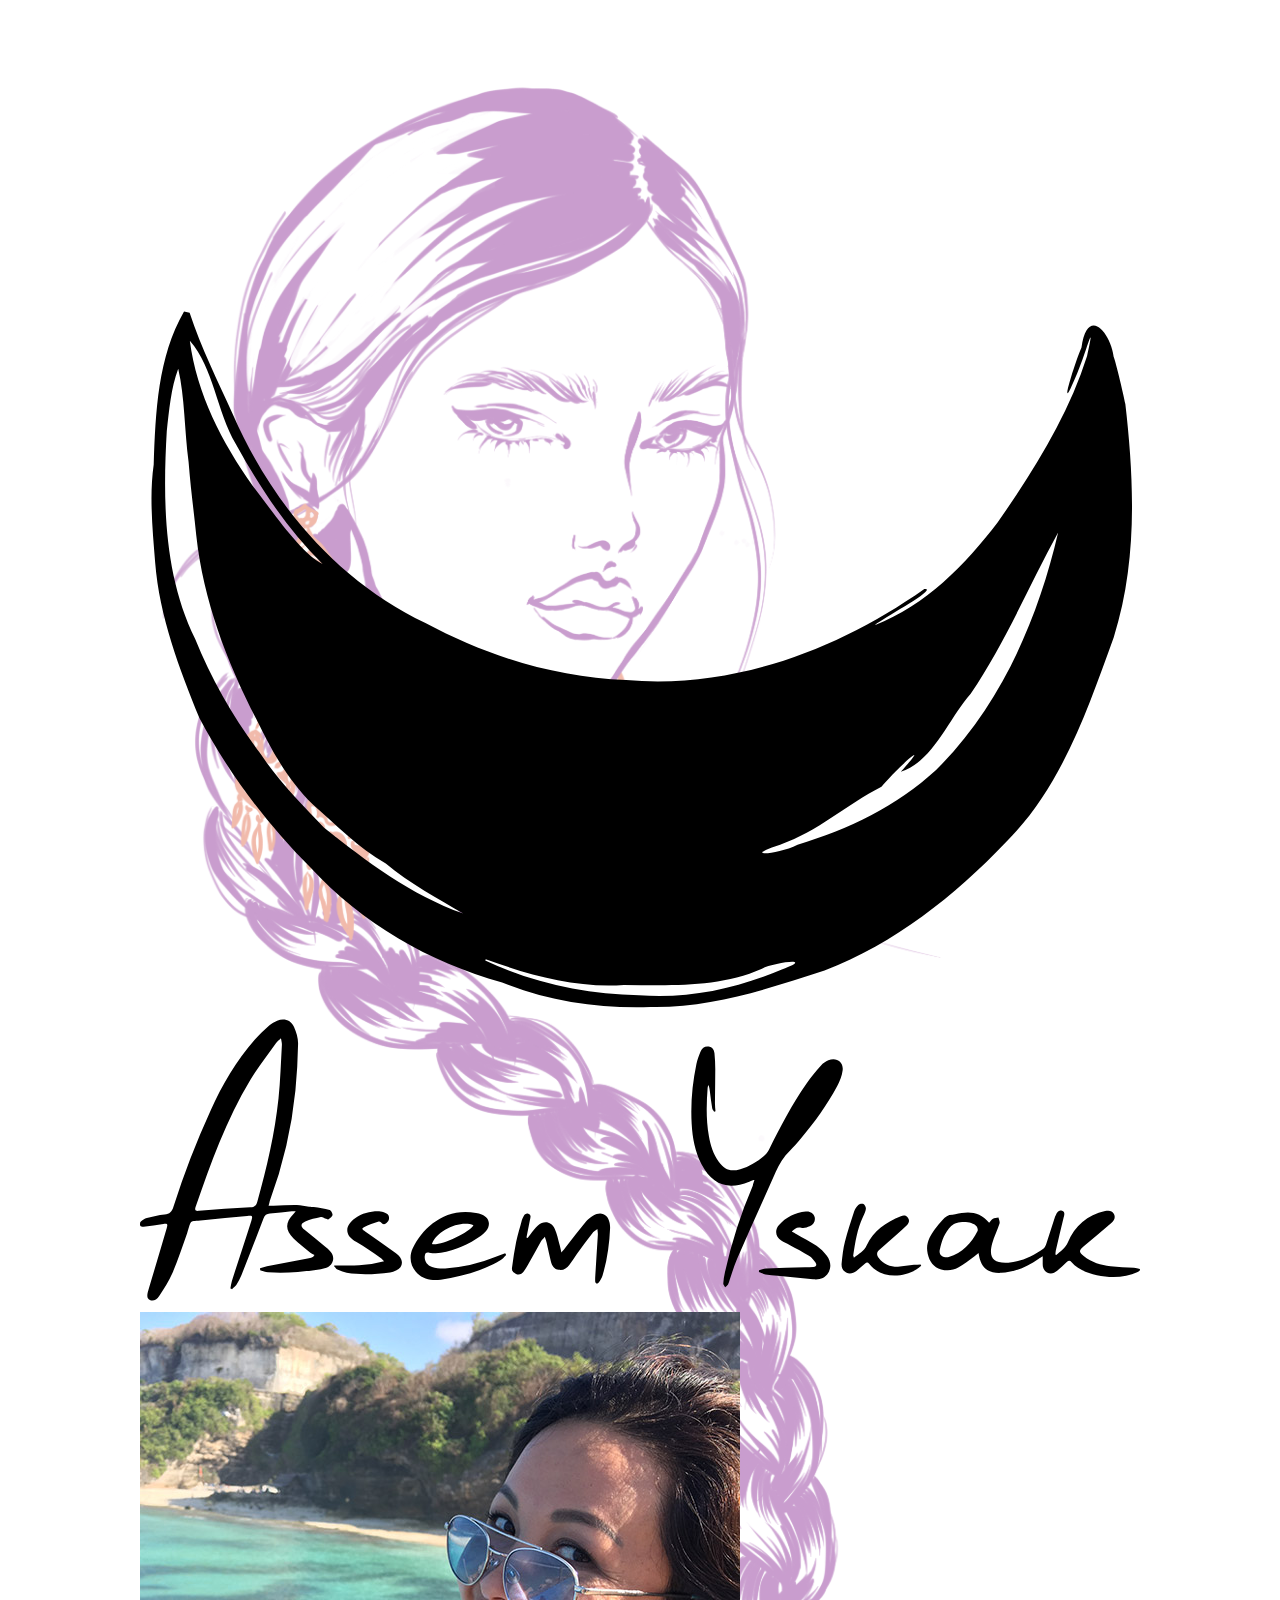
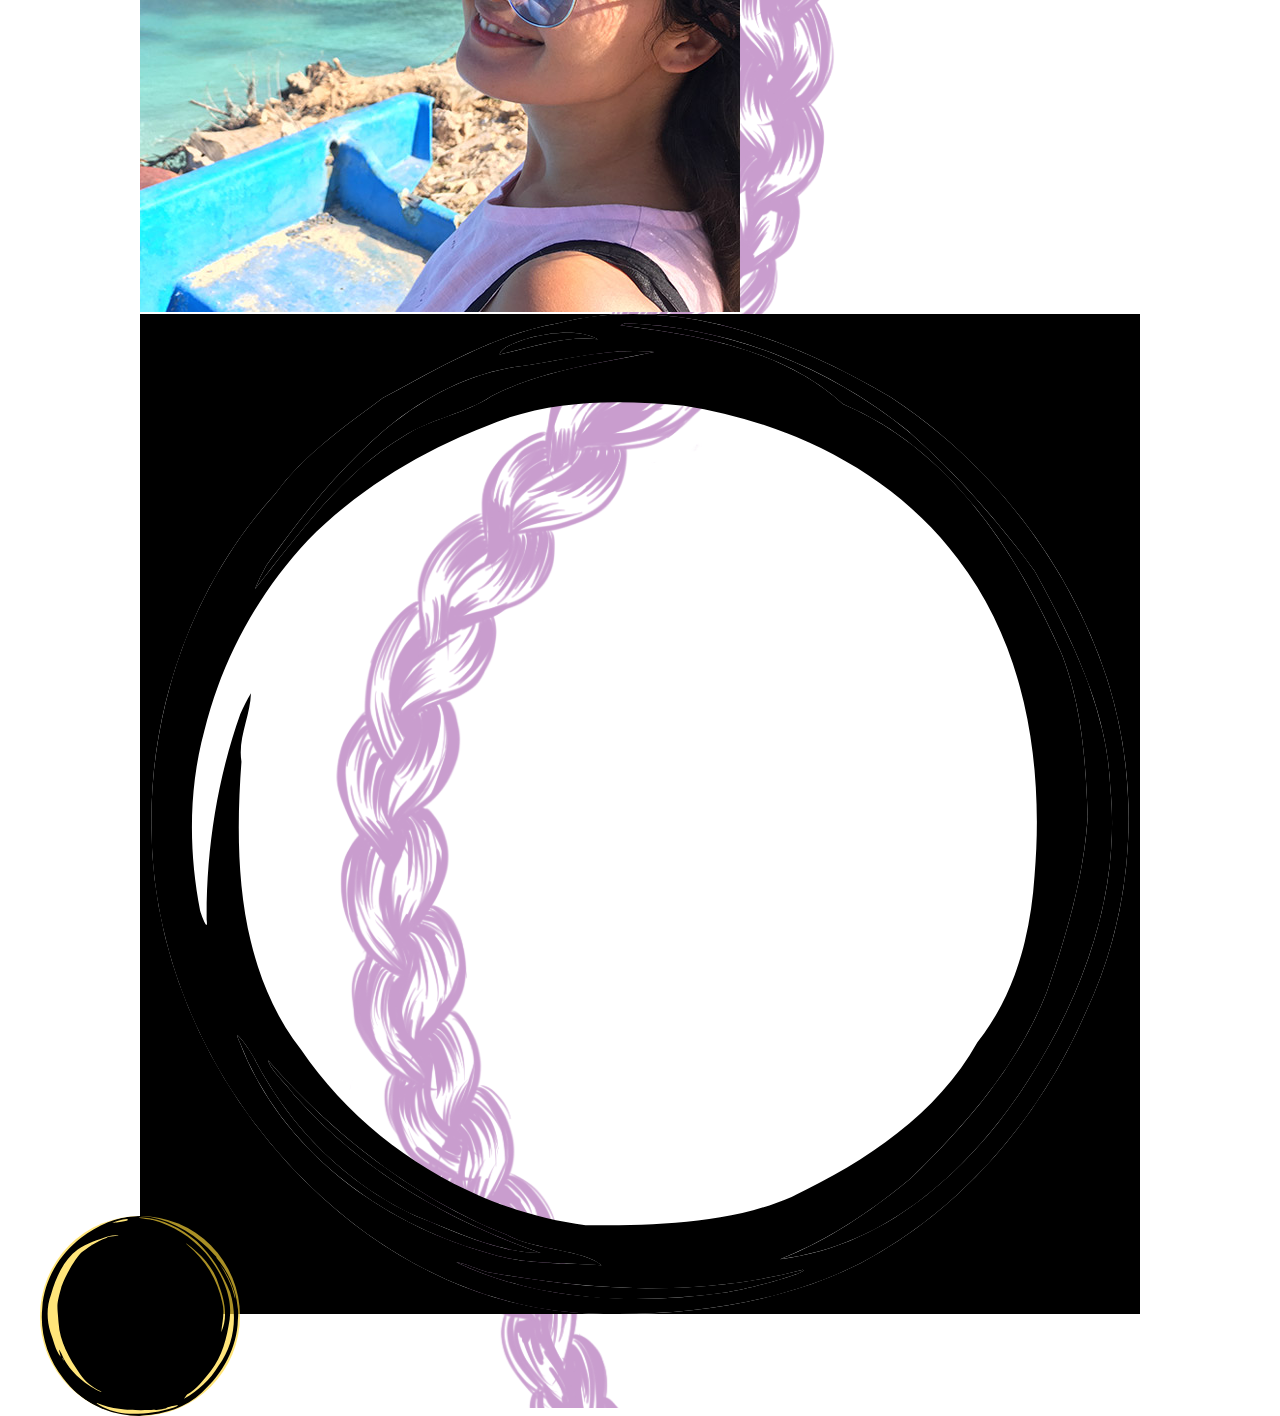
<file: index.html>
<!doctype html>
<html lang="en">
  <head>
    <meta charset="UTF-8">
    <meta http-equiv="X-UA-Compatible" content="ie=edge" />
    <meta name="apple-mobile-web-app-status-bar-style" content="black-translucent">
    <meta name="mobile-web-app-capable" content="yes">
    <meta name="viewport"
      content="width=device-width, user-scalable=no, initial-scale=1.0, minimum-scale=1.0, maximum-scale=1.0, viewport-fit=cover">
    <title>Assem Yskak</title>
    <link rel="stylesheet" href="main.css" />
    <link rel="icon" type="image/svg+xml" href="./ico/favicon.svg">
    <link rel="apple-touch-icon" sizes="180x180" href="./ico/apple-touch-icon.png">
    <link rel="icon" type="image/png" sizes="32x32" href="./ico/favicon-32x32.png">
    <link rel="icon" type="image/png" sizes="16x16" href="./ico/favicon-16x16.png">
    <link rel="manifest" href="./site.webmanifest">
    <link rel="mask-icon" href="./ico/safari-pinned-tab.svg" color="#efda63">
    <link rel="shortcut icon" href="./ico/favicon.ico">
    <meta name="apple-mobile-web-app-title" content="Assem">
    <meta name="application-name" content="Assem">
    <meta name="msapplication-TileColor" content="#efda63">
    <meta name="msapplication-config" content="./browserconfig.xml">
    <meta name="theme-color" content="#ffffff">
  </head>
  <body>
    <div id="app">
      <div id="bg"></div>

      <section class="about">
        <div class="name">
          <span class="moon">
            <svg xmlns="http://www.w3.org/2000/svg" viewBox="0 0 100 100">
              <use xlink:href="./img/moon.svg#moon" class="fill" />
            </svg>
          </span>
          <svg xmlns="http://www.w3.org/2000/svg" viewBox="0 0 100 30">
            <use xlink:href="./img/name.svg#name" class="fill" />
          </svg>
        </div>

        <div class="photo">
          <div class="img">
            <img alt="Assem Yskak" src="./img/assem.jpg" width="600" height="600" />
          </div>
          <svg xmlns="http://www.w3.org/2000/svg" viewBox="0 0 100 100">
            <use xlink:href="./img/frame.svg#frame" class="fill" />
            <use xlink:href="./img/frame.svg#background" class="background" />
          </svg>
        </div>
      </section>

      <section class="project" data-project="illustration">
        <a class="moon-full" href="#">
          <svg xmlns="http://www.w3.org/2000/svg" viewBox="0 0 100 100">
            <use xlink:href="./img/moon-full.svg#moon-full" class="fill" />
          </svg>
          <span>illustration</span>
        </a>
        <div class="works">
          <div class="work" data-work="kz">
            <a class="photo" href="#">
              <span class="img">
                <img src="./projects/illustrations/kz-300.png" alt="KZ" width="300" height="300" />
              </span>
              <span class="label">KZIllustration</span>
              <svg class="frame" xmlns="http://www.w3.org/2000/svg" viewBox="0 0 100 100">
                <use xlink:href="./img/frame.svg#frame" class="fill" />
                <use xlink:href="./img/frame.svg#background" class="background" />
              </svg>
            </a>
          </div>
          <div class="work" data-work="names">
            <a class="photo" href="#">
              <span class="img">
                <img src="./projects/illustrations/names-300.png" alt="KZ" width="300" height="300" />
              </span>
              <span class="label">Names</span>
              <svg class="frame" xmlns="http://www.w3.org/2000/svg" viewBox="0 0 100 100">
                <use xlink:href="./img/frame.svg#frame" class="fill" />
                <use xlink:href="./img/frame.svg#background" class="background" />
              </svg>
            </a>
          </div>
          <div class="work" data-work="fashion">
            <a class="photo" href="#">
              <span class="img">
                <img src="./projects/illustrations/fashion-300.png" alt="KZ" width="300" height="300" />
              </span>
              <span class="label">Fashion</span>
              <svg class="frame" xmlns="http://www.w3.org/2000/svg" viewBox="0 0 100 100">
                <use xlink:href="./img/frame.svg#frame" class="fill" />
                <use xlink:href="./img/frame.svg#background" class="background" />
              </svg>
            </a>
          </div>
        </div>
      </section>
    </div>
    <div id="popup">
      <div class="content"></div>
    </div>
    <script src="main.js"></script>
    <script async src="https://www.googletagmanager.com/gtag/js?id=UA-150639557-1"></script>
    <script>
      window.dataLayer = window.dataLayer || [];

      function gtag() {
        dataLayer.push(arguments);
      }

      gtag('js', new Date());
      gtag('config', 'UA-150639557-1');
    </script>
  </body>
</html>
</file>
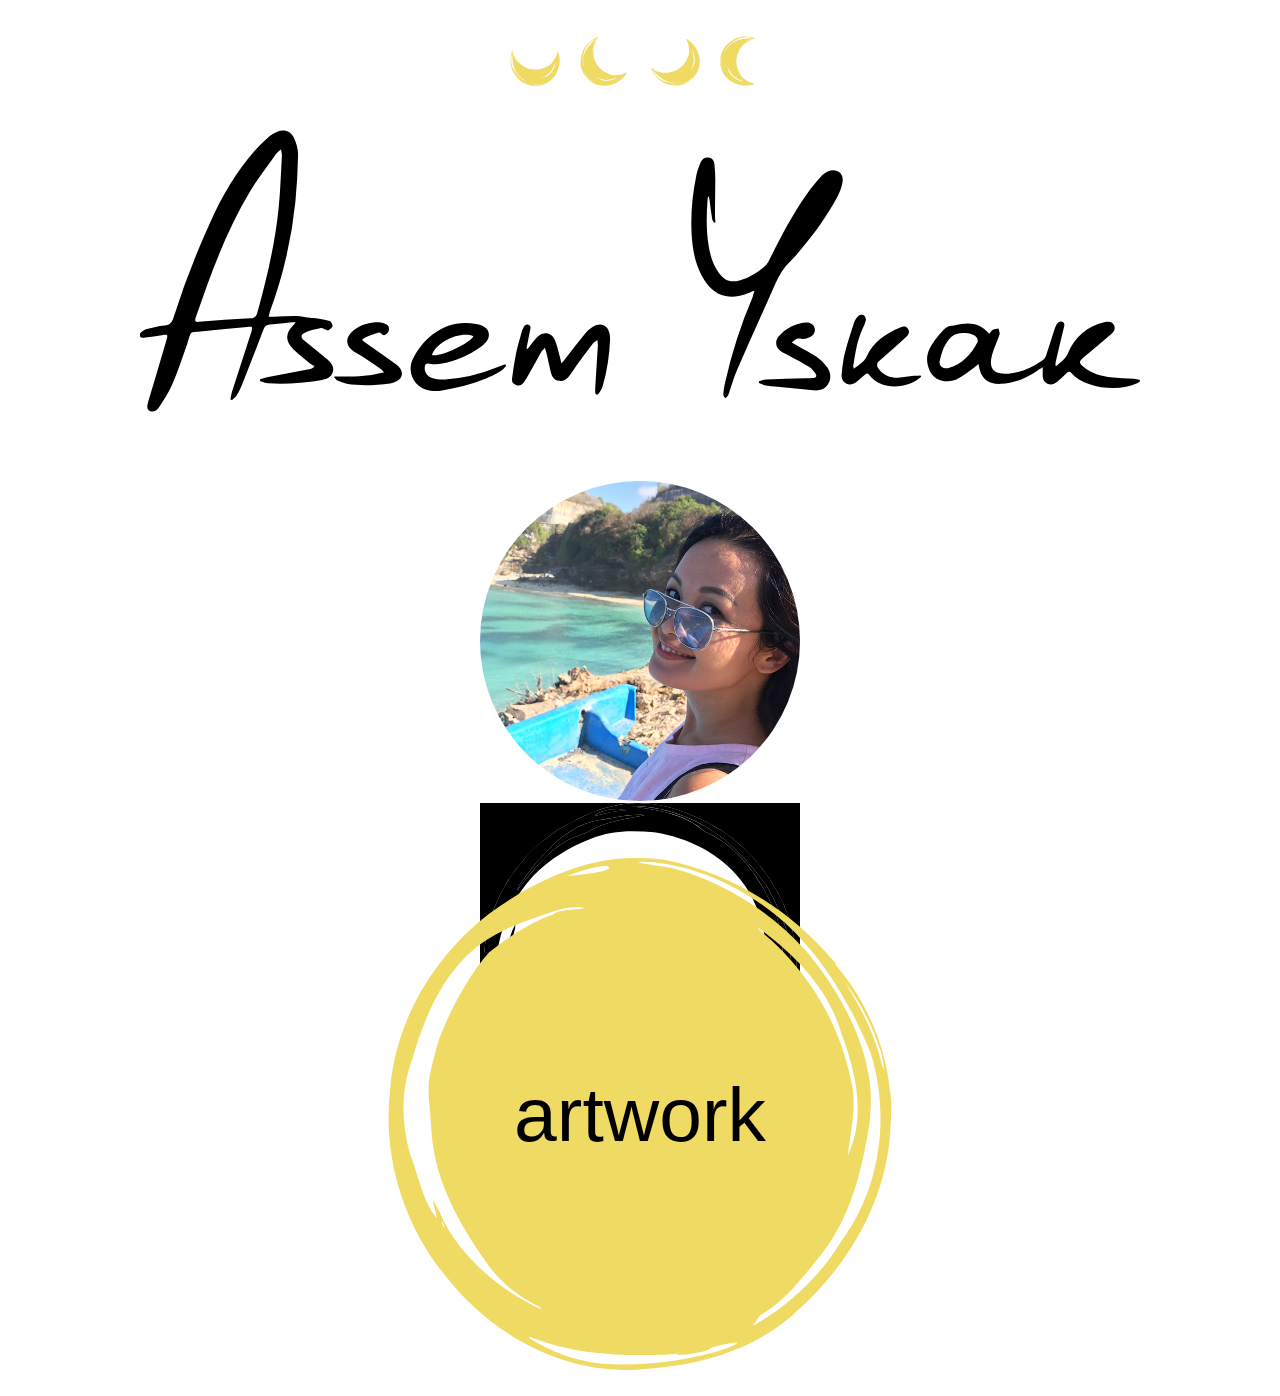
<file: elements/index.html>
<!doctype html>
<html lang="en">
  <head>
    <meta charset="UTF-8">
    <meta http-equiv="X-UA-Compatible" content="ie=edge" />
    <meta name="apple-mobile-web-app-status-bar-style" content="default">
    <meta name="mobile-web-app-capable" content="yes">
    <meta name="viewport"
      content="width=device-width, user-scalable=no, initial-scale=1.0, minimum-scale=1.0, maximum-scale=1.0, viewport-fit=cover">
    <title>Assem Yskak</title>
    <link rel="stylesheet" href="../main.css" />
    <link rel="stylesheet" href="./elements.css" />
    <link rel="icon" type="image/svg+xml" href="../ico/favicon.svg">
    <link rel="apple-touch-icon" sizes="180x180" href="../ico/apple-touch-icon.png">
    <link rel="icon" type="image/png" sizes="32x32" href="../ico/favicon-32x32.png">
    <link rel="icon" type="image/png" sizes="16x16" href="../ico/favicon-16x16.png">
    <link rel="manifest" href="../site.webmanifest">
    <link rel="mask-icon" href="../ico/safari-pinned-tab.svg" color="#efda63">
    <link rel="shortcut icon" href="../ico/favicon.ico">
    <meta name="apple-mobile-web-app-title" content="Assem">
    <meta name="application-name" content="Assem">
    <meta name="msapplication-TileColor" content="#efda63">
    <meta name="msapplication-config" content="./browserconfig.xml">
    <meta name="theme-color" content="#ffffff">
  </head>
  <body>
    <div id="app">
      <div class="moons">
        <a href="#" class="moon">
          <svg xmlns="http://www.w3.org/2000/svg" viewBox="0 0 100 100">
            <use xlink:href="../img/moon.svg#moon" class="fill" />
          </svg>
        </a>

        <a href="#" class="moon moon-50">
          <svg xmlns="http://www.w3.org/2000/svg" viewBox="0 0 100 100">
            <use xlink:href="../img/moon.svg#moon" class="fill" />
          </svg>
        </a>

        <a href="#" class="moon moon-320">
          <svg xmlns="http://www.w3.org/2000/svg" viewBox="0 0 100 100">
            <use xlink:href="../img/moon.svg#moon" class="fill" />
          </svg>
        </a>

        <a href="#" class="moon moon-90">
          <svg xmlns="http://www.w3.org/2000/svg" viewBox="0 0 100 100">
            <use xlink:href="../img/moon.svg#moon" class="fill" />
          </svg>
        </a>
      </div>

      <div class="name">
        <svg xmlns="http://www.w3.org/2000/svg" viewBox="0 0 100 30">
          <use xlink:href="../img/name.svg#name" class="fill" />
        </svg>
      </div>

      <div class="photo">
        <img alt="Assem Yskak" src="../img/assem.jpg" width="600" height="600" />
        <svg xmlns="http://www.w3.org/2000/svg" viewBox="0 0 100 100">
          <use xlink:href="../img/frame.svg#frame" class="fill" />
          <use xlink:href="../img/frame.svg#background" class="background" />
        </svg>
      </div>

      <div class="moon-full">
        <svg xmlns="http://www.w3.org/2000/svg" viewBox="0 0 100 100">
          <use xlink:href="../img/moon-full.svg#moon-full" class="fill" />
        </svg>
        <span>Artwork</span>
      </div>
    </div>

    <script async src="https://www.googletagmanager.com/gtag/js?id=UA-150639557-1"></script>
    <script>
      window.dataLayer = window.dataLayer || [];

      function gtag() {
        dataLayer.push(arguments);
      }

      gtag('js', new Date());
      gtag('config', 'UA-150639557-1');
    </script>
  </body>
</html>
</file>
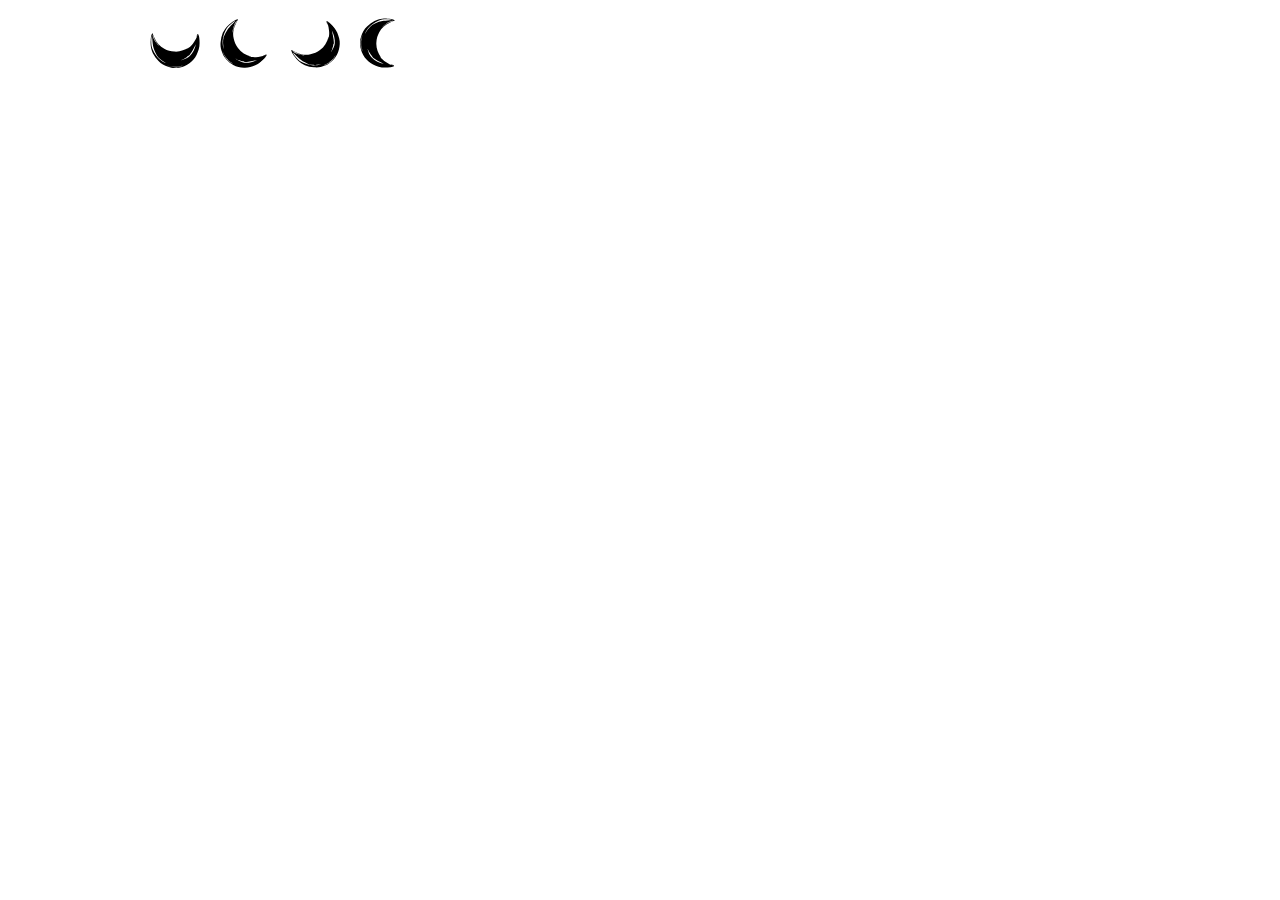
<file: el.html>
<!doctype html>
<html lang="en">
  <head>
    <meta charset="UTF-8">
    <meta name="viewport"
      content="width=device-width, user-scalable=no, initial-scale=1.0, maximum-scale=1.0, minimum-scale=1.0" />
    <meta http-equiv="X-UA-Compatible" content="ie=edge" />
    <title>Assem Yskak</title>
    <link rel="stylesheet" href="main.css" />
    <link rel="stylesheet" href="el.css" />
  </head>
  <body>
    <div id="app">
      <div class="moons">
        <a href="#" class="moon">
          <svg xmlns="http://www.w3.org/2000/svg" viewBox="0 0 100 100">
            <use xlink:href="./img/moon.svg#moon" />
          </svg>
        </a>

        <a href="#" class="moon moon-50">
          <svg xmlns="http://www.w3.org/2000/svg" viewBox="0 0 100 100">
            <use xlink:href="./img/moon.svg#moon" />
          </svg>
        </a>

        <a href="#" class="moon moon-320">
          <svg xmlns="http://www.w3.org/2000/svg" viewBox="0 0 100 100">
            <use xlink:href="./img/moon.svg#moon" />
          </svg>
        </a>

        <a href="#" class="moon moon-90">
          <svg xmlns="http://www.w3.org/2000/svg" viewBox="0 0 100 100">
            <use xlink:href="./img/moon.svg#moon" />
          </svg>
        </a>
      </div>
    </div>
    <script async src="https://www.googletagmanager.com/gtag/js?id=UA-150639557-1"></script>
    <script>
      window.dataLayer = window.dataLayer || [];

      function gtag() {
        dataLayer.push(arguments);
      }

      gtag('js', new Date());
      gtag('config', 'UA-150639557-1');
    </script>
  </body>
</html>
</file>
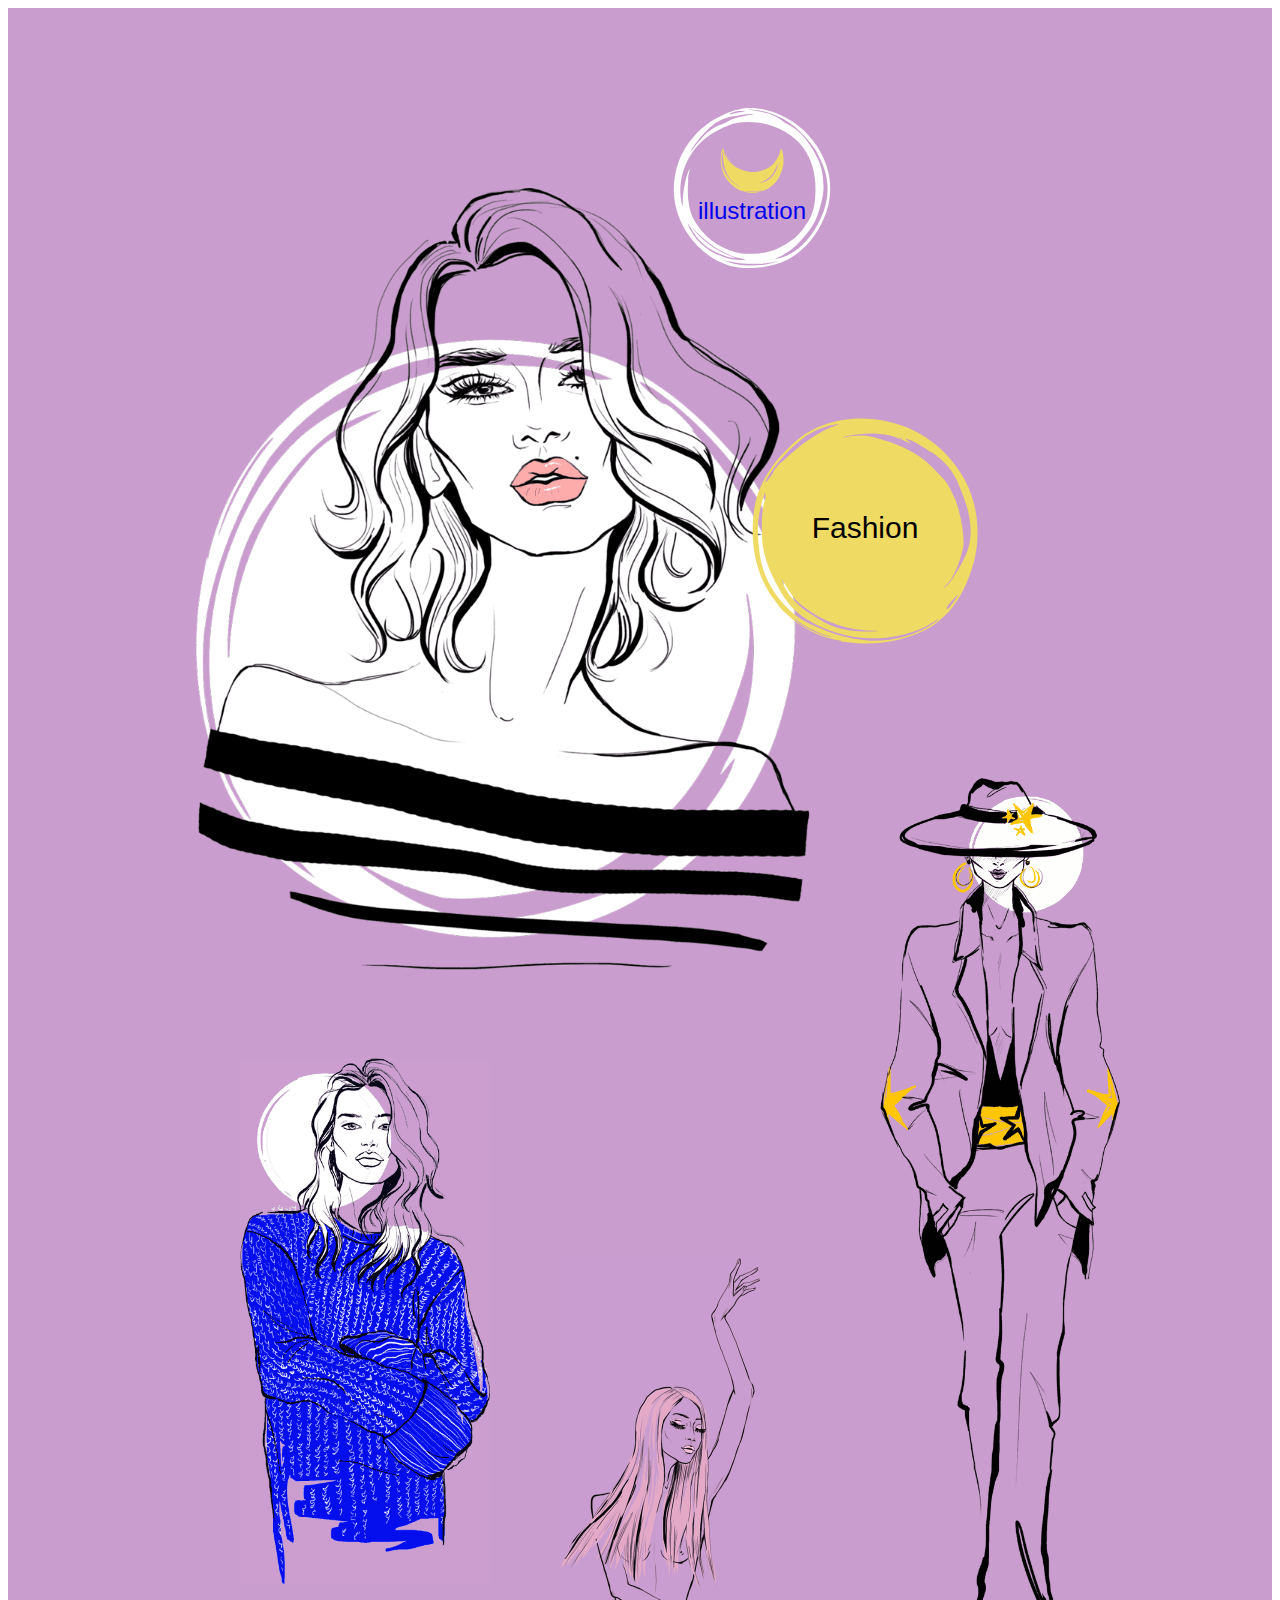
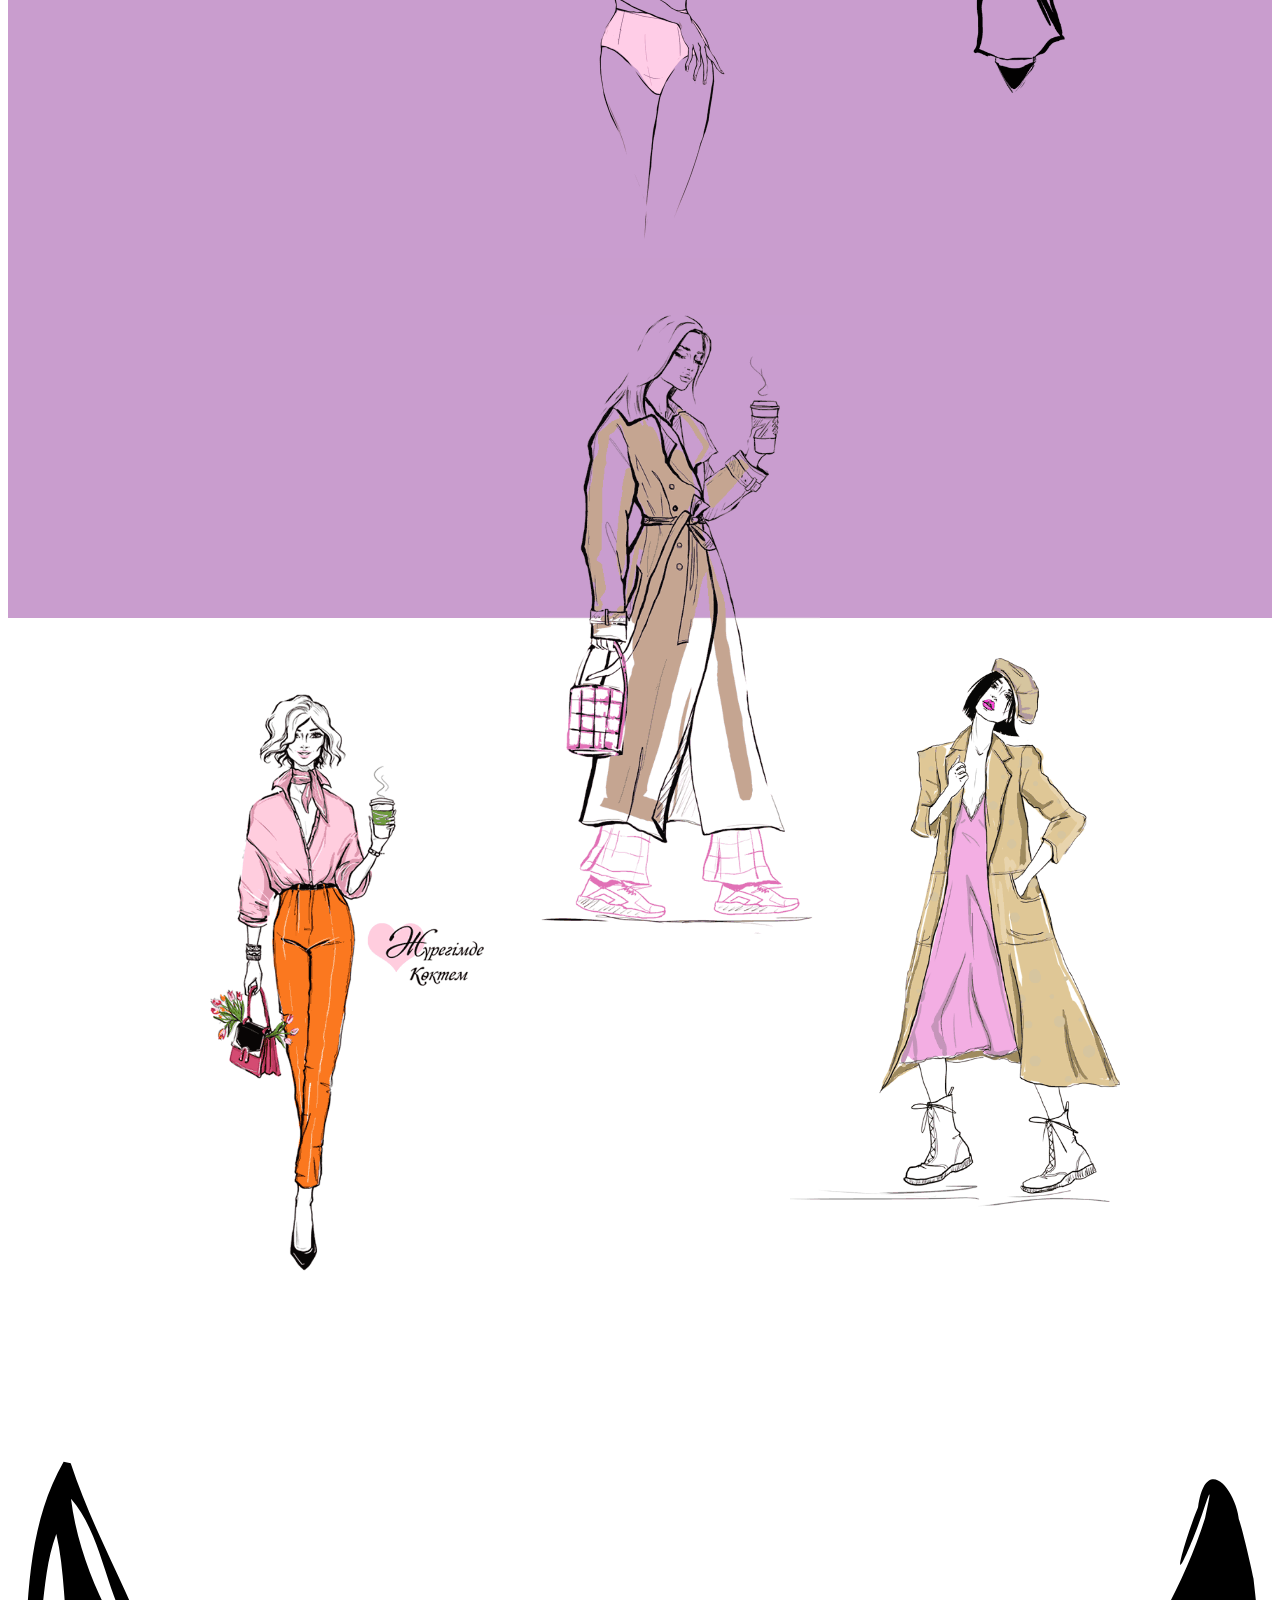
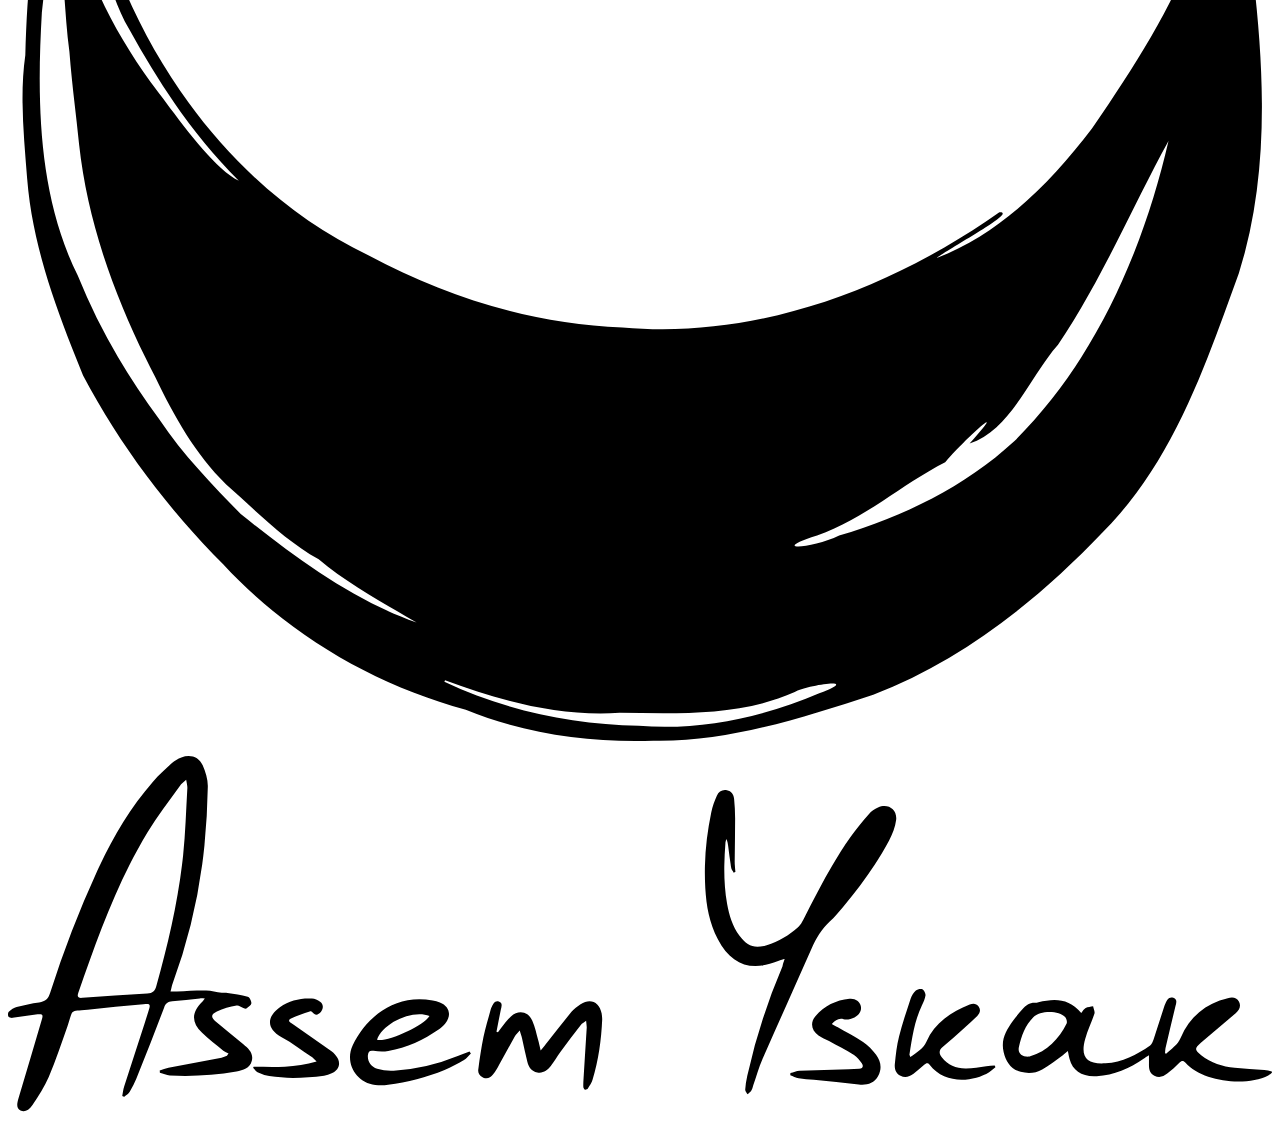
<file: illustration-fashion.html>
<!doctype html>
<html lang="en">
  <head>
    <meta charset="UTF-8">
    <meta http-equiv="X-UA-Compatible" content="ie=edge" />
    <meta name="apple-mobile-web-app-status-bar-style" content="black-translucent">
    <meta name="mobile-web-app-capable" content="yes">
    <meta name="viewport"
      content="width=device-width, user-scalable=no, initial-scale=1.0, minimum-scale=1.0, maximum-scale=1.0, viewport-fit=cover">
    <title>Fashion - Assem Yskak</title>
    <link rel="stylesheet" href="./main.css" />
    <link rel="icon" type="image/svg+xml" href="./ico/favicon.svg">
    <link rel="apple-touch-icon" sizes="180x180" href="./ico/apple-touch-icon.png">
    <link rel="icon" type="image/png" sizes="32x32" href="./ico/favicon-32x32.png">
    <link rel="icon" type="image/png" sizes="16x16" href="./ico/favicon-16x16.png">
    <link rel="manifest" href="./site.webmanifest">
    <link rel="mask-icon" href="./ico/safari-pinned-tab.svg" color="#efda63">
    <link rel="shortcut icon" href="./ico/favicon.ico">
    <meta name="apple-mobile-web-app-title" content="Assem">
    <meta name="application-name" content="Assem">
    <meta name="msapplication-TileColor" content="#efda63">
    <meta name="msapplication-config" content="./browserconfig.xml">
    <meta name="theme-color" content="#ffffff">
    <link rel="stylesheet" href="./illustration/fashion/styles.css" />
  </head>
  <body>
    <div id="illustration-fashion">
      <header class="top">
        <div class="center">

          <a href="./" class="head">
            <span class="label">illustration</span>
            <svg class="moon" xmlns="http://www.w3.org/2000/svg" viewBox="0 0 100 100">
              <use xlink:href="./img/moon.svg#moon" class="fill" />
            </svg>
            <svg class="frame" xmlns="http://www.w3.org/2000/svg" viewBox="0 0 100 100">
              <use xlink:href="./img/frame.svg#frame" class="fill" />
              <use xlink:href="./img/frame.svg#background" class="background" />
            </svg>
          </a>

          <div class="girl-main">
            <img src="./illustration/fashion/girl-1200.png" alt="Girl" width="1200" height="1200" />

            <div class="page-name">
              <svg class="background" xmlns="http://www.w3.org/2000/svg" viewBox="0 0 100 100">
                <use xlink:href="./img/moon-full.svg#moon-full" class="fill" />
              </svg>
              <div class="label">
                Fashion
              </div>
            </div>
          </div>
        </div>
      </header>

      <section class="more-girls">
        <div class="center">
          <div class="girl-in-blue">
            <img src="./illustration/fashion/girl-in-blue-400.png" alt="Girl in a Blue sweater" width="400" height="842" />
          </div>
          <div class="girl-dancing">
            <img src="./illustration/fashion/girl-dancing-400.png" alt="Dancing Girl" width="400" height="1200" />
          </div>
          <div class="girl-in-a-hat">
            <img src="./illustration/fashion/girl-in-a-hat-400.png" alt="Girl in a Hat" width="400" height="1525" />
          </div>
        </div>
      </section>

      <section class="even-more-girls">
        <div class="center">
          <div class="girl-heart">
            <img src="./illustration/fashion/girl-heart-500.png" alt="Girl with a Heart" width="500" height="1019" />
          </div>
          <div class="girl-in-boots">
            <img src="./illustration/fashion/girl-in-boots-500.png" alt="Girl in Boots" width="500" height="837" />
          </div>
          <div class="girl-with-a-bag-and-coffee">
            <img src="./illustration/fashion/girl-with-a-bag-and-coffee-400.png" alt="Girl with a Bag and Coffee" width="400" height="885" />
          </div>
        </div>
      </section>

      <footer>
        <div class="name">
          <span class="moon">
            <svg xmlns="http://www.w3.org/2000/svg" viewBox="0 0 100 100">
              <use xlink:href="./img/moon.svg#moon" class="fill" />
            </svg>
          </span>
          <svg xmlns="http://www.w3.org/2000/svg" viewBox="0 0 100 30">
            <use xlink:href="./img/name.svg#name" class="fill" />
          </svg>
        </div>
      </footer>
    </div>
    <script async src="https://www.googletagmanager.com/gtag/js?id=UA-150639557-1"></script>
    <script>
      window.dataLayer = window.dataLayer || [];

      function gtag() {
        dataLayer.push(arguments);
      }

      gtag('js', new Date());
      gtag('config', 'UA-150639557-1');
    </script>
  </body>
</html>
</file>
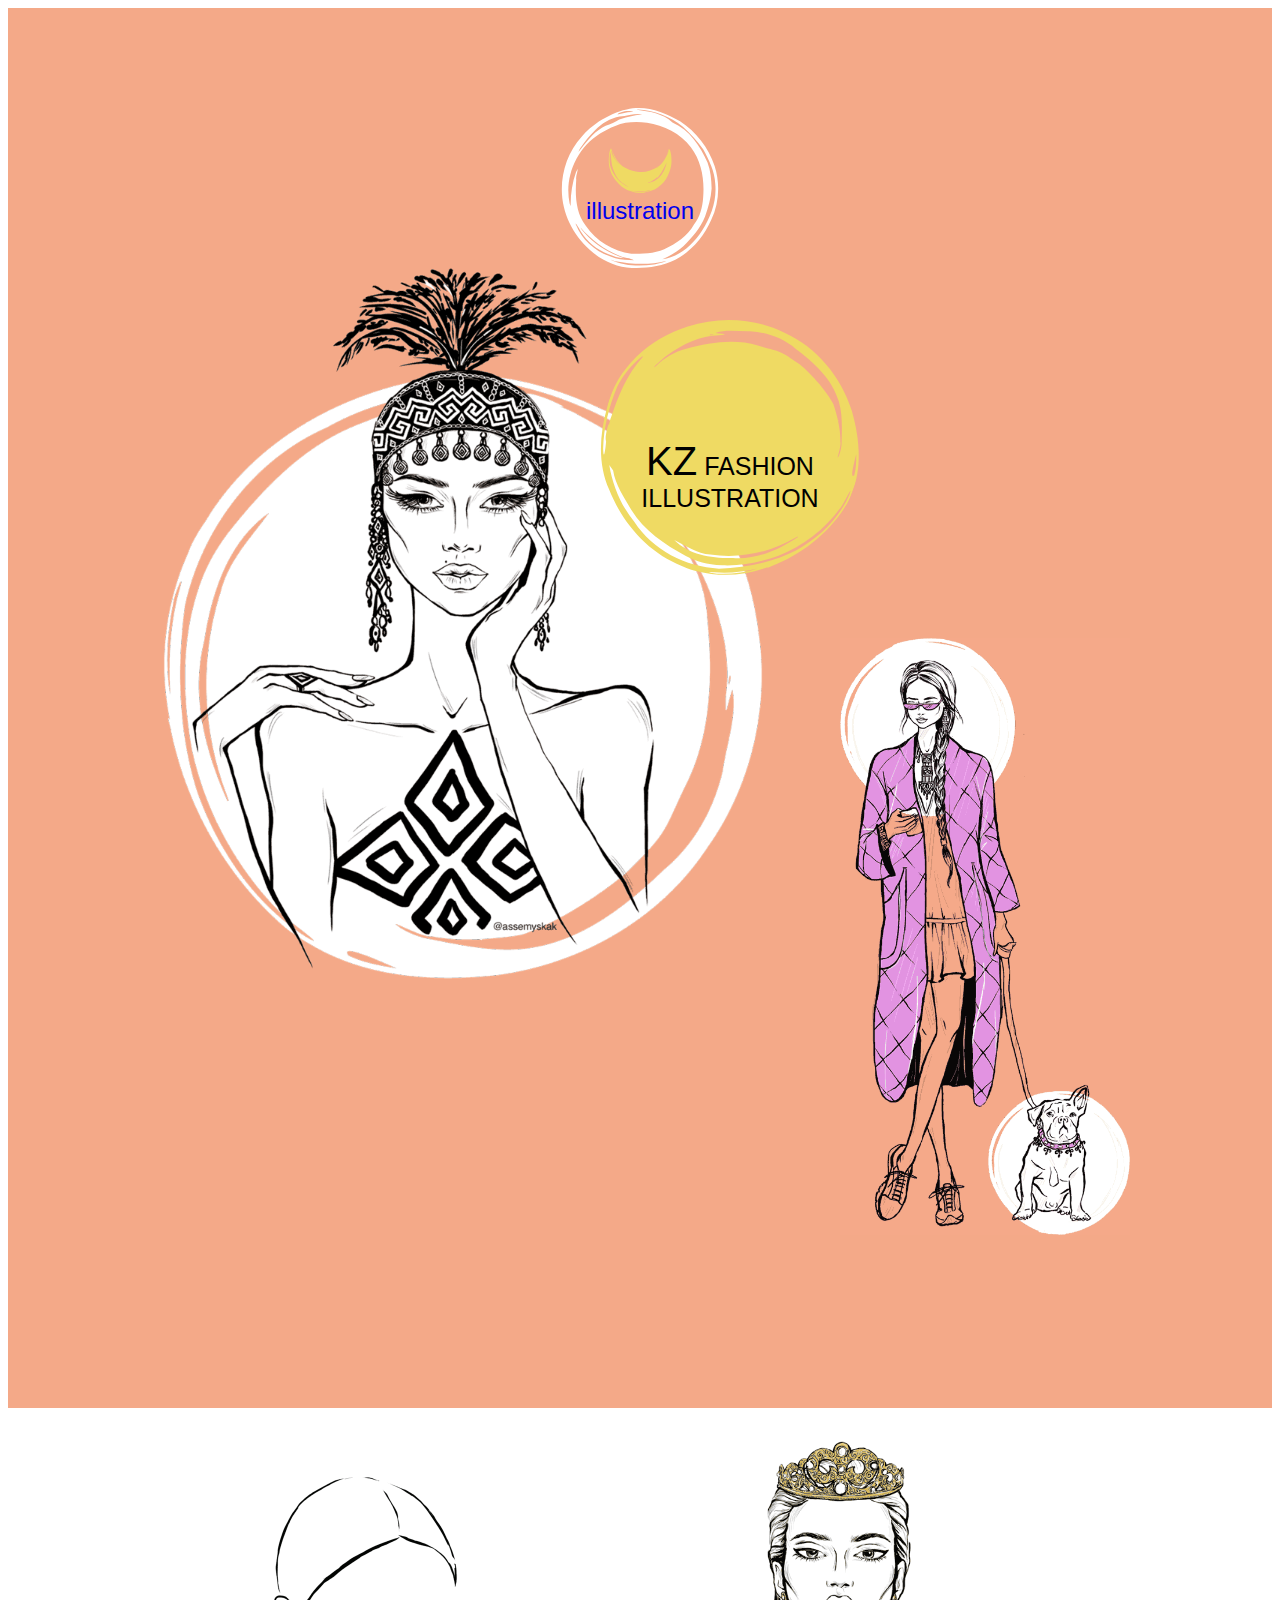
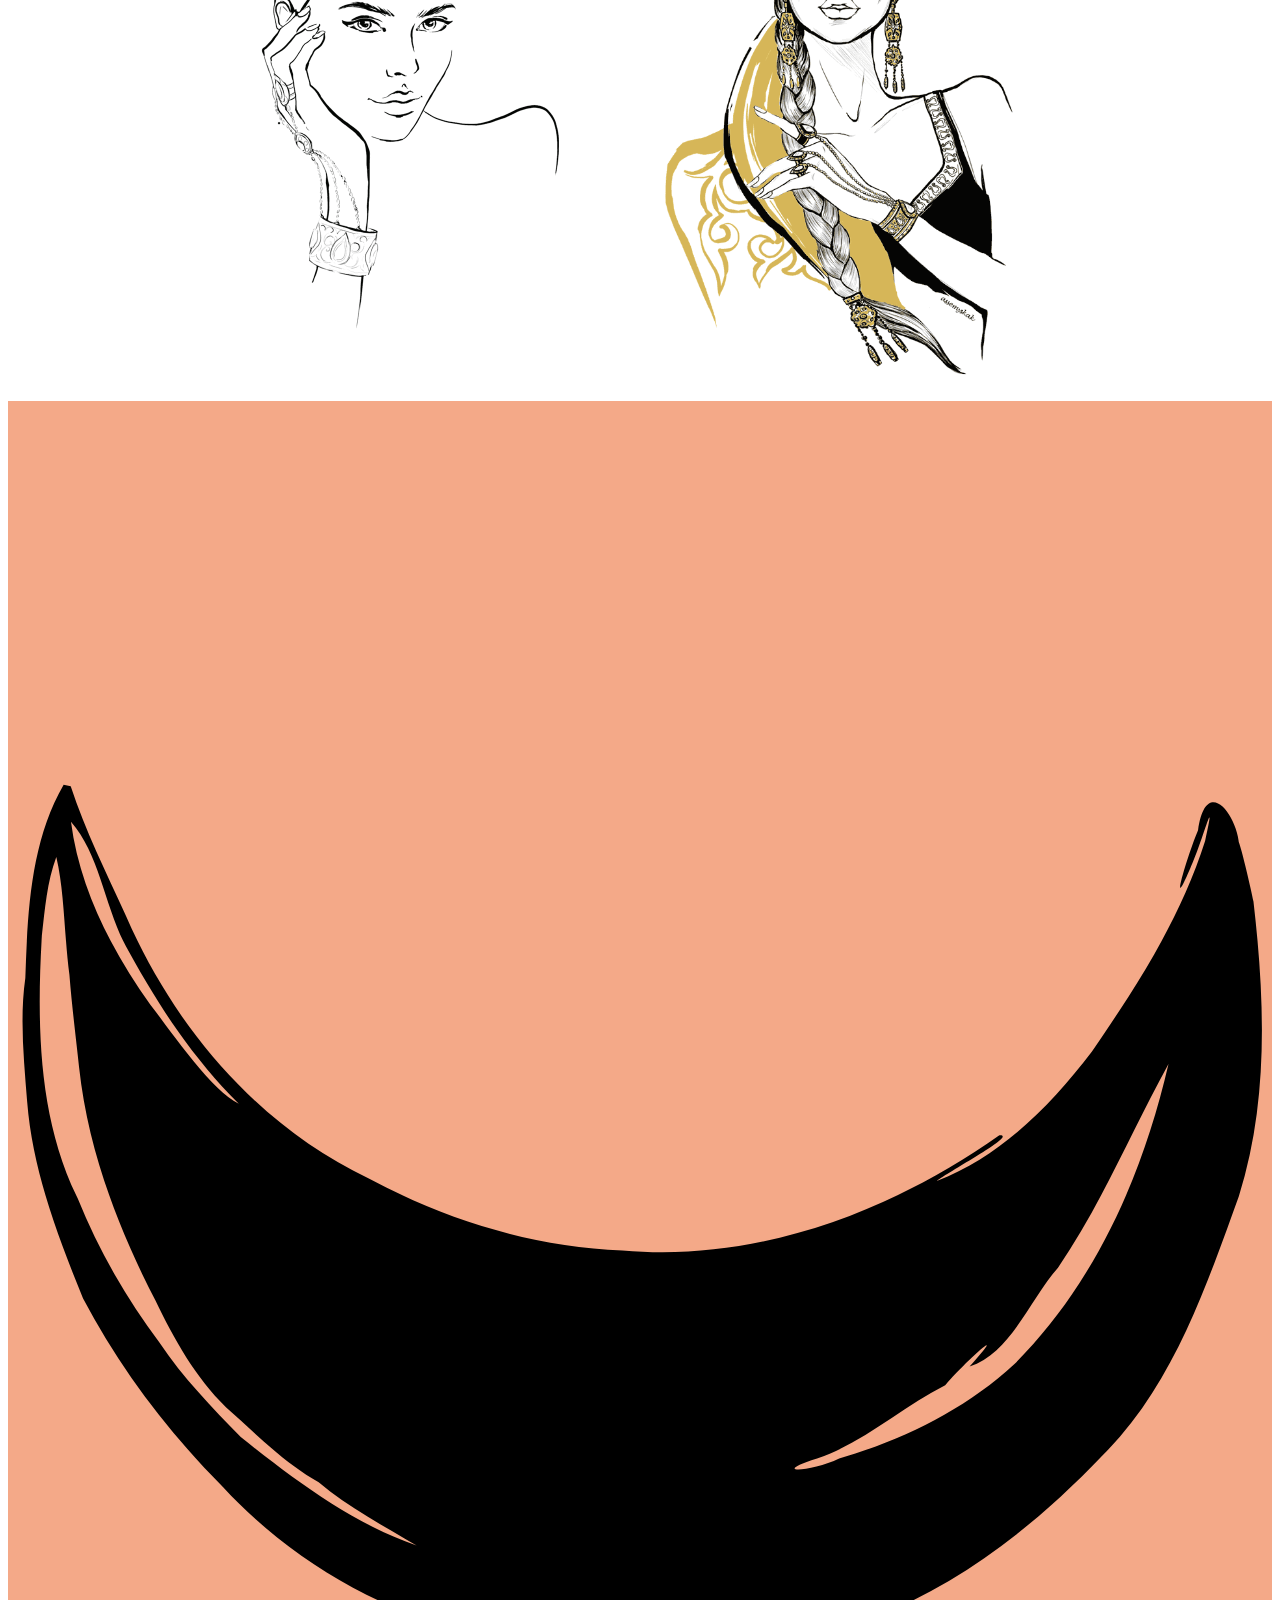
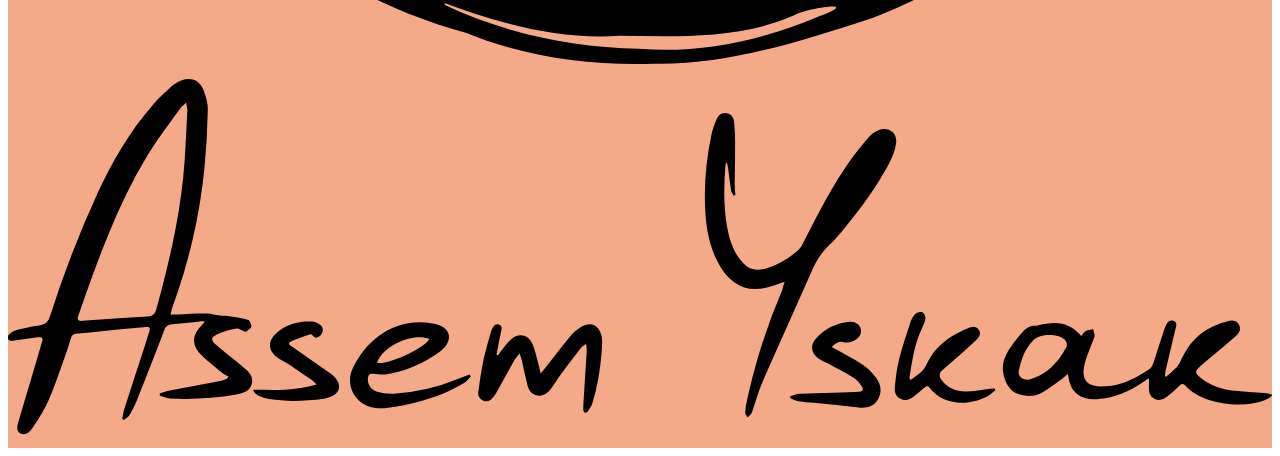
<file: illustration-kz.html>
<!doctype html>
<html lang="en">
  <head>
    <meta charset="UTF-8">
    <meta http-equiv="X-UA-Compatible" content="ie=edge" />
    <meta name="apple-mobile-web-app-status-bar-style" content="black-translucent">
    <meta name="mobile-web-app-capable" content="yes">
    <meta name="viewport"
      content="width=device-width, user-scalable=no, initial-scale=1.0, minimum-scale=1.0, maximum-scale=1.0, viewport-fit=cover">
    <title>KZIllustration - Assem Yskak</title>
    <link rel="stylesheet" href="./main.css" />
    <link rel="icon" type="image/svg+xml" href="./ico/favicon.svg">
    <link rel="apple-touch-icon" sizes="180x180" href="./ico/apple-touch-icon.png">
    <link rel="icon" type="image/png" sizes="32x32" href="./ico/favicon-32x32.png">
    <link rel="icon" type="image/png" sizes="16x16" href="./ico/favicon-16x16.png">
    <link rel="manifest" href="./site.webmanifest">
    <link rel="mask-icon" href="./ico/safari-pinned-tab.svg" color="#efda63">
    <link rel="shortcut icon" href="./ico/favicon.ico">
    <meta name="apple-mobile-web-app-title" content="Assem">
    <meta name="application-name" content="Assem">
    <meta name="msapplication-TileColor" content="#efda63">
    <meta name="msapplication-config" content="./browserconfig.xml">
    <meta name="theme-color" content="#ffffff">
    <link rel="stylesheet" href="./illustration/kz/styles.css" />
  </head>
  <body>
    <div id="illustration-kz">
      <header class="top">
        <a href="./" class="head">
          <span class="label">illustration</span>
          <svg class="moon" xmlns="http://www.w3.org/2000/svg" viewBox="0 0 100 100">
            <use xlink:href="./img/moon.svg#moon" class="fill" />
          </svg>
          <svg class="frame" xmlns="http://www.w3.org/2000/svg" viewBox="0 0 100 100">
            <use xlink:href="./img/frame.svg#frame" class="fill" />
            <use xlink:href="./img/frame.svg#background" class="background" />
          </svg>
        </a>

        <div class="girl-main">
          <img src="./illustration/kz/girl-1200.png" alt="KZ Girl Main image" width="1200" height="1200" />

          <div class="page-name">
            <svg class="background" xmlns="http://www.w3.org/2000/svg" viewBox="0 0 100 100">
              <use xlink:href="./img/moon-full.svg#moon-full" class="fill" />
            </svg>
            <div class="label">
              <b>KZ</b>&nbsp;Fashion<br />
              Illustration
            </div>
          </div>
        </div>

        <div class="girl-01">
          <img src="./illustration/kz/01-500.png" alt="Girl with a Dog" width="500" height="1029" />
        </div>
      </header>

      <section class="more-girls">
        <div class="girl-02">
          <img src="./illustration/kz/02-600.png" alt="Girl with a Dog" width="600" height="906" />
        </div>
        <div class="girl-03">
          <img src="./illustration/kz/03-600.png" alt="Girl with a Dog" width="600" height="848" />
        </div>
      </section>

      <footer>
        <div class="name">
          <span class="moon">
            <svg xmlns="http://www.w3.org/2000/svg" viewBox="0 0 100 100">
              <use xlink:href="./img/moon.svg#moon" class="fill" />
            </svg>
          </span>
          <svg xmlns="http://www.w3.org/2000/svg" viewBox="0 0 100 30">
            <use xlink:href="./img/name.svg#name" class="fill" />
          </svg>
        </div>
      </footer>
    </div>
    <script async src="https://www.googletagmanager.com/gtag/js?id=G-XP8VGZV80X"></script>
    <script>
      window.dataLayer = window.dataLayer || [];
      function gtag() {
        dataLayer.push(arguments);
      }
      gtag('js', new Date());
      gtag('config', 'G-XP8VGZV80X');
    </script>
  </body>
</html>
</file>
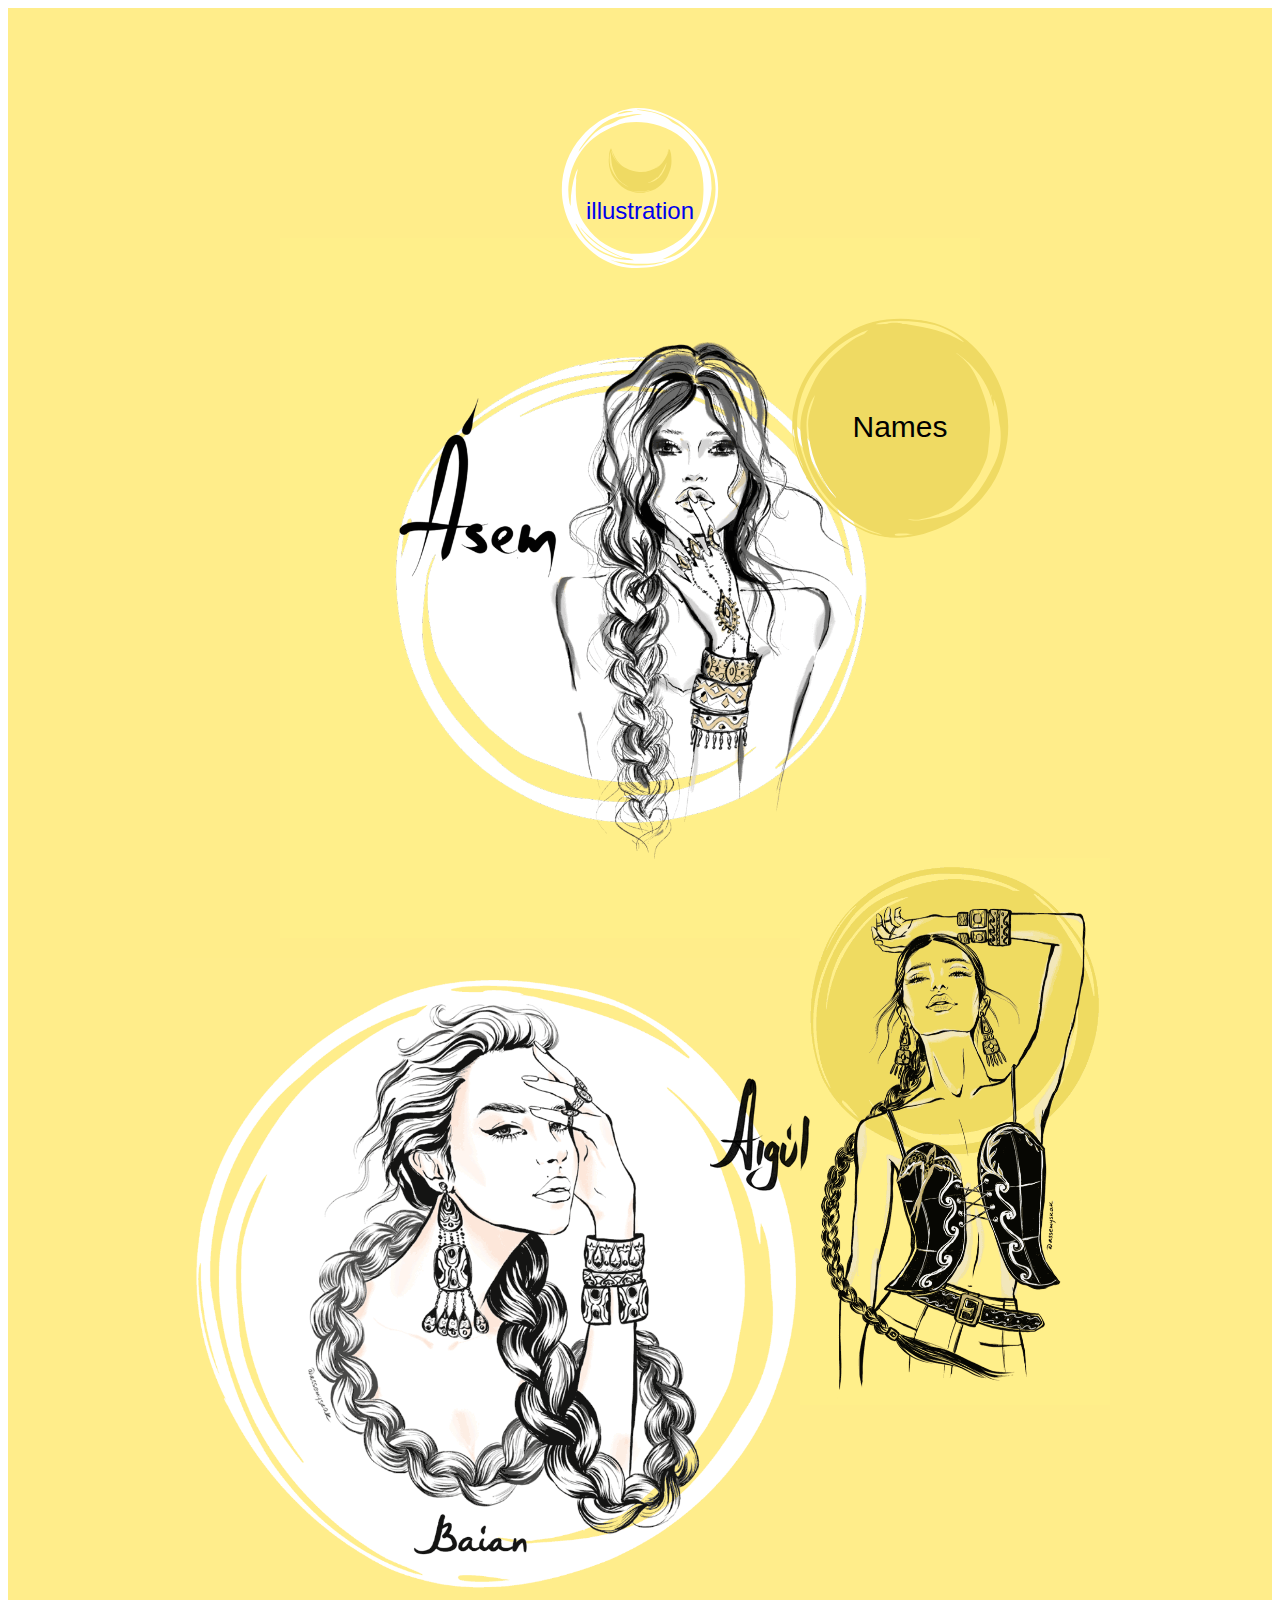
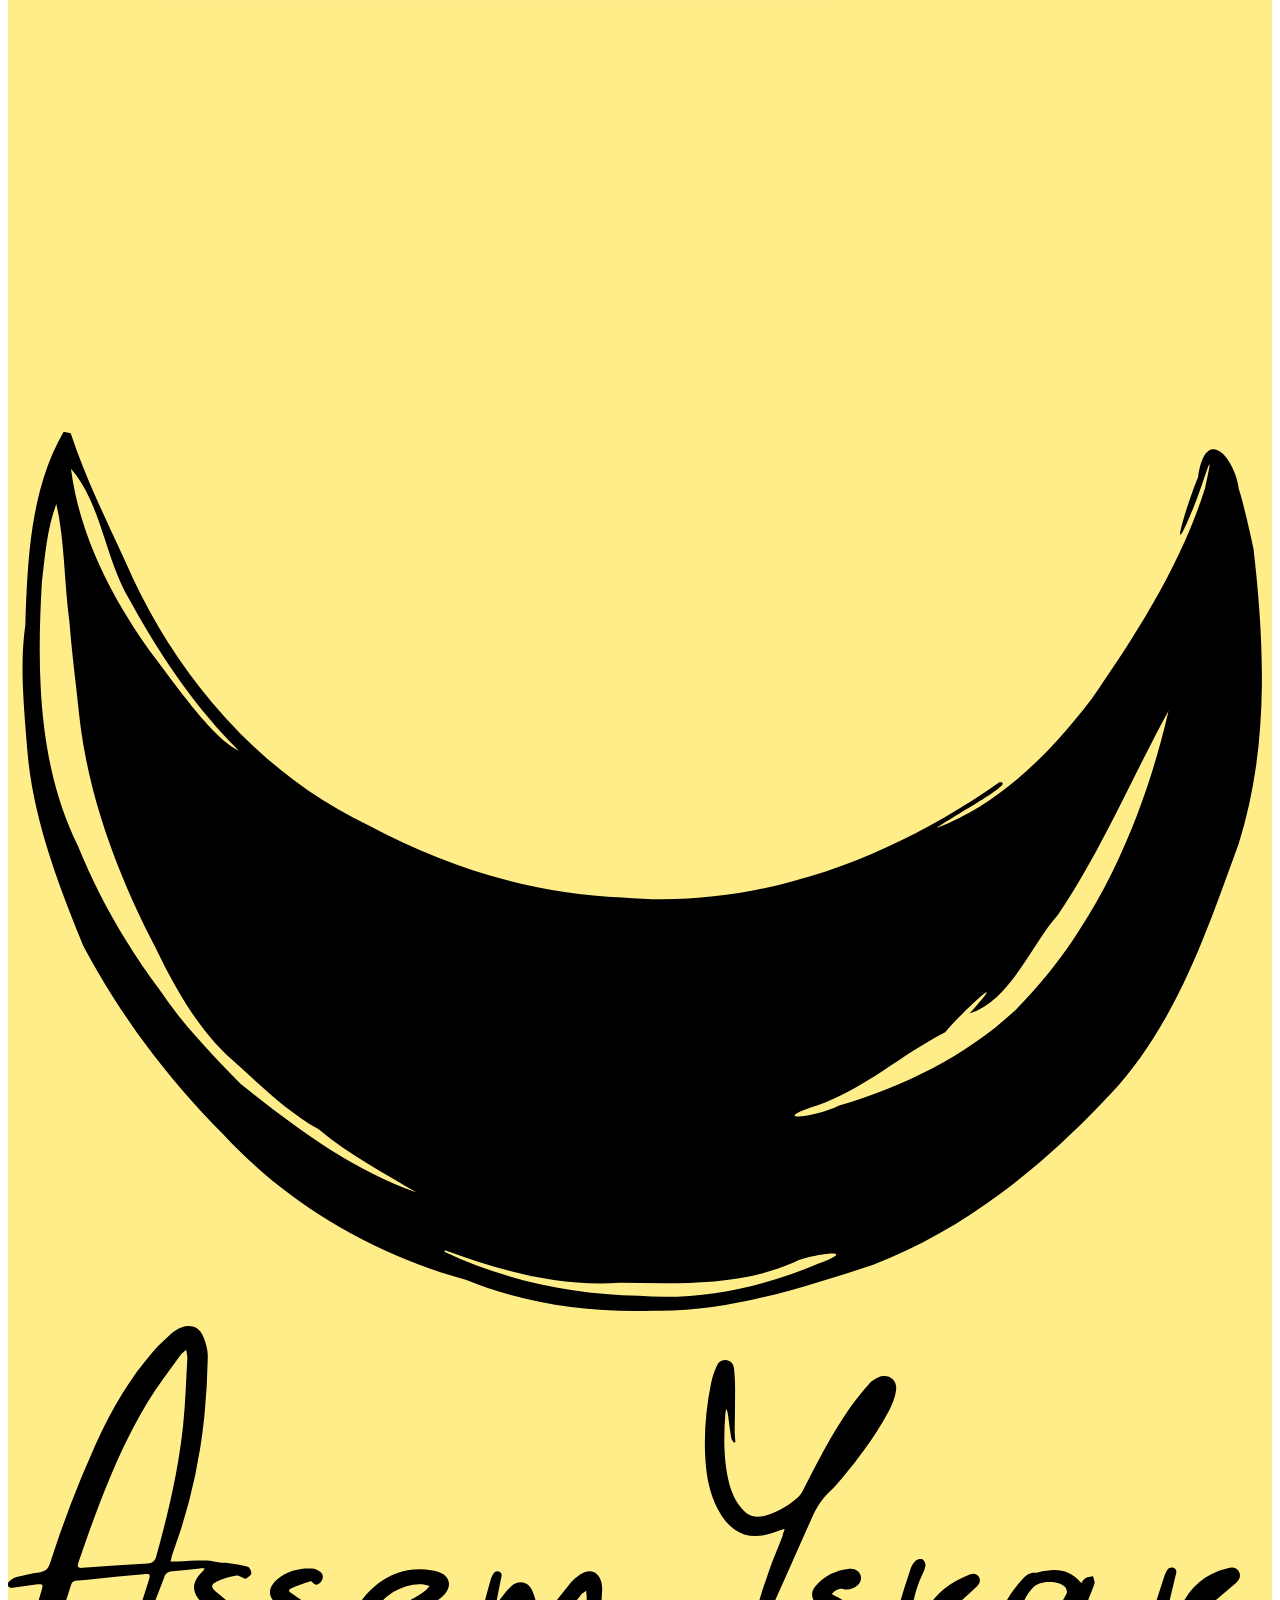
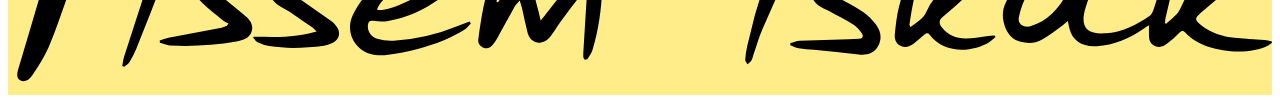
<file: illustration-names.html>
<!doctype html>
<html lang="en">
  <head>
    <meta charset="UTF-8">
    <meta http-equiv="X-UA-Compatible" content="ie=edge" />
    <meta name="apple-mobile-web-app-status-bar-style" content="black-translucent">
    <meta name="mobile-web-app-capable" content="yes">
    <meta name="viewport"
      content="width=device-width, user-scalable=no, initial-scale=1.0, minimum-scale=1.0, maximum-scale=1.0, viewport-fit=cover">
    <title>Names - Assem Yskak</title>
    <link rel="stylesheet" href="./main.css" />
    <link rel="icon" type="image/svg+xml" href="./ico/favicon.svg">
    <link rel="apple-touch-icon" sizes="180x180" href="./ico/apple-touch-icon.png">
    <link rel="icon" type="image/png" sizes="32x32" href="./ico/favicon-32x32.png">
    <link rel="icon" type="image/png" sizes="16x16" href="./ico/favicon-16x16.png">
    <link rel="manifest" href="./site.webmanifest">
    <link rel="mask-icon" href="./ico/safari-pinned-tab.svg" color="#efda63">
    <link rel="shortcut icon" href="./ico/favicon.ico">
    <meta name="apple-mobile-web-app-title" content="Assem">
    <meta name="application-name" content="Assem">
    <meta name="msapplication-TileColor" content="#efda63">
    <meta name="msapplication-config" content="./browserconfig.xml">
    <meta name="theme-color" content="#ffffff">
    <link rel="stylesheet" href="./illustration/names/styles.css" />
  </head>
  <body>
    <div id="illustration-names">
      <header class="top">
        <div class="center">
          <a href="./" class="head">
            <span class="label">illustration</span>
            <svg class="moon" xmlns="http://www.w3.org/2000/svg" viewBox="0 0 100 100">
              <use xlink:href="./img/moon.svg#moon" class="fill" />
            </svg>
            <svg class="frame" xmlns="http://www.w3.org/2000/svg" viewBox="0 0 100 100">
              <use xlink:href="./img/frame.svg#frame" class="fill" />
              <use xlink:href="./img/frame.svg#background" class="background" />
            </svg>
          </a>

          <div class="girl-main">
            <img src="./illustration/names/girl-1200.png" alt="Girl" width="1200" height="1200" />

            <div class="page-name">
              <svg class="background" xmlns="http://www.w3.org/2000/svg" viewBox="0 0 100 100">
                <use xlink:href="./img/moon-full.svg#moon-full" class="fill" />
              </svg>
              <div class="label">
                Names
              </div>
            </div>
          </div>
        </div>
      </header>

      <section class="more-girls">
        <div class="center">
          <div class="girl-baian">
            <img src="./illustration/names/baian-1000.png" alt="Girl Baian" width="1000" height="1000" />
          </div>
          <div class="girl-aigul">
            <img src="./illustration/names/aigul-600.png" alt="Girl Aigul" width="600" height="1058" />
          </div>
          <div class="girl-aigul-name">
            <img src="./illustration/names/aigul-name-150.png" alt="Girl Aigul Name" width="150" height="170" />
          </div>
        </div>
      </section>

      <footer>
        <div class="name">
          <span class="moon">
            <svg xmlns="http://www.w3.org/2000/svg" viewBox="0 0 100 100">
              <use xlink:href="./img/moon.svg#moon" class="fill" />
            </svg>
          </span>
          <svg xmlns="http://www.w3.org/2000/svg" viewBox="0 0 100 30">
            <use xlink:href="./img/name.svg#name" class="fill" />
          </svg>
        </div>
      </footer>
    </div>
    <script async src="https://www.googletagmanager.com/gtag/js?id=G-NGPBJLF8S8"></script>
    <script>
      window.dataLayer = window.dataLayer || [];
      function gtag() {
        dataLayer.push(arguments);
      }
      gtag('js', new Date());
      gtag('config', 'G-NGPBJLF8S8');
    </script>
  </body>
</html>
</file>
<file: main.css>
:root {
  --animation-duration: 500ms;
}

html {
  font-family: "Helvetica Neue", Helvetica, Arial, sans-serif;
  font-size: 1vw
}

@media all and (min-width: 1000px) {
  html {
    font-size: 10px;
  }
}

body.lock {
  overflow: hidden;
}

#app {
  position: relative;
  width: 100vw;
  max-width: 100rem;
  margin: 0 auto;
}

#bg {
  position: absolute;
  z-index: -1;
  top: 0;
  right: 0;
  width: 100%;
  height: 100%;
  min-height: 300rem;
  transition: filter var(--animation-duration);
  pointer-events: none;
  background: #fff url(bg.png) no-repeat scroll 0 -20rem;
  background-size: 120rem;
}

.lock #bg {
  filter: blur(20px);
}

.project {
  position: absolute;
  transition: opacity var(--animation-duration);
  opacity: 1;
}

.lock .project {
  opacity: 0;
}

.project[data-project="1"] {
  top: 80rem;
  left: 70rem;
}

.project > a {
  line-height: 20rem;
  position: absolute;
  overflow: hidden;
  width: 20rem;
  height: 20rem;
  margin-top: -10rem;
  margin-left: -10rem;
  transition: all var(--animation-duration);
  animation: wobble 5s infinite;
  text-align: center;
  opacity: 1;
  border-radius: 10rem;
  background: #ffd838aa;
}

.project.opened > a {
  line-height: 0;
  width: 5rem;
  height: 5rem;
  margin-top: -2.5rem;
  margin-left: -2.5rem;
  animation: none;
  opacity: 0.5;
}


.works {
  position: absolute;
}

.opened .works {
}

[data-work] > a {
  line-height: 0;
  position: absolute;
  top: 0;
  left: 0;
  display: block;
  overflow: hidden;
  width: 0;
  height: 0;
  margin-top: 0;
  margin-left: 0;
  transition: all var(--animation-duration);
  text-align: center;
  opacity: 0;
  border-radius: 8rem;
}


.opened [data-work] > a {
  line-height: 16rem;
  width: 16rem;
  height: 16rem;
  margin-top: -8rem;
  margin-left: -8rem;
  animation: wobble 8s infinite;
  opacity: 1;
}

@keyframes wobble {
  30% {
    transform: scale(1.0);
  }
  33% {
    transform: scale(1.10);
  }
  35% {
    transform: scale(0.94);
  }
  36% {
    transform: scale(1.0);
  }
  37% {
    transform: scale(1.02);
  }
  38% {
    transform: scale(1.00);
  }
}

[data-work="1"] > a {
  background: #eeab99aa;
}

[data-work="2"] > a {
  background: #bd86c4aa;
}

[data-work="3"] > a {
  background: #ffd838aa;
}

.opened [data-work="1"] > a {
  top: 6rem;
  left: -15rem;
}

.opened [data-work="2"] > a {
  top: 4rem;
  left: 16rem;
}

.opened [data-work="3"] > a {
  top: 19rem;
  left: 3rem;
}

#popup {
  position: fixed;
  display: flex;
  overflow: hidden;
  align-content: center;
  align-items: center;
  justify-content: center;
  width: 0;
  height: 0;
  pointer-events: none;
  opacity: 0;
  border-radius: 50vmax;
}

#popup.animated {
  transition: all var(--animation-duration), border-radius 300ms ease 0ms;
}

#popup.opened {
  width: 100vw;
  height: 100vh;
  transition: all var(--animation-duration), border-radius 300ms ease 200ms;
  pointer-events: all;
  opacity: 1;
  border-radius: 0;
}

#popup .content {

}
</file>
<file: elements/elements.css>
.moons {
  display: flex;
  justify-content: center;
  margin: 2vw;
}

.moons .moon {
  margin: 1em;
}

.moon {
  display: block;
  width: 50px;
  height: 50px;
  cursor: pointer;
  transition: transform 100ms;
  animation: rocking 1s infinite linear;
  animation-play-state: paused;
}

.moon .fill {
  fill: #efda63;
}

.moon:hover {
  animation-play-state: running;
}

.moon-50 svg {
  transform: rotate(50deg);
}

.moon-320 svg {
  transform: rotate(320deg);
}

.moon-90 svg {
  transform: rotate(90deg);
}

@keyframes rocking {
  0% {
    transform: rotate(0deg);
  }
  25% {
    transform: rotate(-10deg);
  }
  50% {
    transform: rotate(0deg);
  }
  75% {
    transform: rotate(10deg);
  }
  100% {
    transform: rotate(0deg);
  }
}

.photo {
  position: relative;
  box-sizing: border-box;
  width: 30vw;
  height: 30vw;
  margin: 2vw auto;
  padding: 2.5vw;
}

.photo img {
  width: 100%;
  height: 100%;
  border-radius: 50%;
}

.photo .frame {
  position: absolute;
  top: 0;
  right: 0;
  bottom: 0;
  left: 0;
}

.photo .frame .background {
  fill: #fff;
}

.photo .frame .fill {
  fill: #f4a988;
}

.moon-full {
  font-size: 6vw;
  font-weight: 200;
  position: relative;
  display: flex;
  overflow: hidden;
  align-content: center;
  align-items: center;
  flex-direction: column;
  justify-content: center;
  width: 40vw;
  height: 40vw;
  margin: 2vw auto;
  text-transform: lowercase;
}

.moon-full svg {
  position: absolute;
  top: 0;
  right: 0;
  bottom: 0;
  left: 0;
}

.moon-full .fill {
  fill: #efda63;
}

.moon-full span {
  position: relative;
}
</file>
<file: el.css>
.moons {
  display: flex;
}

.moons .moon {
  margin: 1em;
}

.moon {
  display: block;
  width: 50px;
  height: 50px;
  cursor: pointer;
  transition: transform 100ms;
  animation: rocking 1s infinite linear;
  animation-play-state: paused;
  color: #efda63;
}

.moon:hover {
  animation-play-state: running;
}

.moon-50 svg {
  transform: rotate(50deg);
}

.moon-320 svg {
  transform: rotate(320deg);
}

.moon-90 svg {
  transform: rotate(90deg);
}

@keyframes rocking {
  0% {
    transform: rotate(0deg);
  }
  25% {
    transform: rotate(-10deg);
  }
  50% {
    transform: rotate(0deg);
  }
  75% {
    transform: rotate(10deg);
  }
  100% {
    transform: rotate(0deg);
  }
}
</file>
<file: illustration/fashion/styles.css>
#illustration-fashion {
  background: #fff;
}

#illustration-fashion .center {
  position: relative;
  width: 100em;
  margin: 0 auto;
}

#illustration-fashion header {
  height: 95em;
  padding-top: 10em;
  background: #c99dce;
}

#illustration-fashion footer {
  background: #fff;
}

#illustration-fashion .head {
  font-size: 1.6em;
  position: relative;
  z-index: 1;
  left: 7em;
  display: block;
  width: 10em;
  height: 10em;
  margin: 0 auto;
}

#illustration-fashion .head .label {
  font-size: 1.5em;
  font-weight: 200;
  position: absolute;
  top: 3.7em;
  width: 100%;
  text-align: center;
  white-space: nowrap;
}

#illustration-fashion .head .moon {
  position: absolute;
  top: 1.3em;
  left: 50%;
  width: 4em;
  margin-left: -2em;
}

#illustration-fashion .head .moon .fill {
  fill: #efda63;
}

#illustration-fashion .head .frame {
}

#illustration-fashion .head .frame .fill {
  fill: #ffffff;
}

#illustration-fashion .head .frame .background {
  fill: transparent;
}

#illustration-fashion .girl-main {
  position: relative;
  top: -8em;
  left: -10em;
  width: 90em;
}

#illustration-fashion .girl-main img {
  width: 100%;
  height: 100%;
}

#illustration-fashion .page-name {
  position: absolute;
  top: 23em;
  left: 71em;
  width: 23em;
}

#illustration-fashion .page-name .background {
  transform: rotate(140deg);
}

#illustration-fashion .page-name .fill {
  fill: #efda63;
}

#illustration-fashion .page-name .label {
  font-size: 3em;
  font-weight: 200;
  position: absolute;
  right: 0;
  bottom: 3.5em;
  left: 0;
  text-align: center;
}

#illustration-fashion .page-name .label b {
  font-size: 1.5em;
}

#illustration-fashion .more-girls img,
#illustration-fashion .even-more-girls img {
  width: 100%;
  height: 100%;
}

#illustration-fashion .more-girls {
  height: 116em;
  background: #c99dce;
}

#illustration-fashion .more-girls .girl-in-blue {
  position: absolute;
  top: 0em;
  left: 10em;
  width: 25em;
}

#illustration-fashion .more-girls .girl-dancing {
  position: absolute;
  top: 20em;
  left: 42em;
  width: 20em;
}

#illustration-fashion .more-girls .girl-in-a-hat {
  position: absolute;
  top: -28em;
  left: 74em;
  width: 24em;
}

#illustration-fashion .even-more-girls {
  height: 46em;
  background: #fff;
}

#illustration-fashion .even-more-girls .girl-heart {
  position: absolute;
  top: 7em;
  left: 6em;
  width: 29em;
}

#illustration-fashion .even-more-girls .girl-with-a-bag-and-coffee {
  position: absolute;
  top: -30.26em;
  left: 40em;
  width: 28em;
}

#illustration-fashion .even-more-girls .girl-in-boots {
  position: absolute;
  top: 4em;
  left: 65em;
  width: 33em;
}
</file>
<file: illustration/kz/styles.css>
#illustration-kz {
  background: #f4a988;
}

#illustration-kz .top {
  position: relative;
  width: 100em;
  min-height: 120em;
  margin: 0 auto;
  padding: 10em 0;
}

#illustration-kz .head {
  font-size: 1.6em;
  position: relative;
  z-index: 1;
  display: block;
  width: 10em;
  height: 10em;
  margin: 0 auto;
}

#illustration-kz .head .label {
  font-size: 1.5em;
  font-weight: 200;
  position: absolute;
  top: 3.7em;
  width: 100%;
  text-align: center;
  white-space: nowrap;
}

#illustration-kz .head .moon {
  position: absolute;
  top: 1.3em;
  left: 50%;
  width: 4em;
  margin-left: -2em;
}

#illustration-kz .head .moon .fill {
  fill: #efda63;
}

#illustration-kz .head .frame {
}

#illustration-kz .head .frame .fill {
  fill: #ffffff;
}

#illustration-kz .head .frame .background {
  fill: transparent;
}

#illustration-kz .girl-main {
  position: relative;
  top: -4em;
  left: -13em;
  width: 90em;
}

#illustration-kz .girl-main img {
  width: 100%;
  height: 100%;
}

#illustration-kz .page-name {
  position: absolute;
  top: 9em;
  left: 59em;
  width: 26em;
}

#illustration-kz .page-name .background {
  transform: rotate(110deg);
}

#illustration-kz .page-name .fill {
  fill: #efda63;
}

#illustration-kz .page-name .label {
  font-size: 2.5em;
  font-weight: 200;
  position: absolute;
  right: 0;
  bottom: 2.7em;
  left: 0;
  text-align: center;
  text-transform: uppercase;
}

#illustration-kz .page-name .label b {
  font-size: 1.6em;
}

#illustration-kz .more-girls {
  padding: 2em;
  text-align: center;
  vertical-align: middle;
  background: #fff;
}

#illustration-kz .more-girls img {
  width: 100%;
  height: 100%;
}

#illustration-kz .more-girls .girl-02 {
  display: inline-block;
  width: 30em;
  vertical-align: middle;
}

#illustration-kz .more-girls .girl-03 {
  display: inline-block;
  width: 39em;
  margin-left: 7em;
  vertical-align: middle;
}

#illustration-kz .girl-01 {
  position: absolute;
  top: 63em;
  left: 70em;
  width: 29em;
}

#illustration-kz .girl-01 img {
  width: 100%;
  height: 100%;
}
</file>
<file: illustration/names/styles.css>
#illustration-names {
  background: #ffed8a;
}

#illustration-names .center {
  position: relative;
  width: 100em;
  margin: 0 auto;
}

#illustration-names .top {
  position: relative;
  height: 70em;
  padding-top: 10em;
}

#illustration-names .head {
  font-size: 1.6em;
  position: relative;
  z-index: 1;
  display: block;
  width: 10em;
  height: 10em;
  margin: 0 auto;
}

#illustration-names .head .label {
  font-size: 1.5em;
  font-weight: 200;
  position: absolute;
  top: 3.7em;
  width: 100%;
  text-align: center;
  white-space: nowrap;
}

#illustration-names .head .moon {
  position: absolute;
  top: 1.3em;
  left: 50%;
  width: 4em;
  margin-left: -2em;
}

#illustration-names .head .moon .fill {
  fill: #efda63;
}

#illustration-names .head .frame {
}

#illustration-names .head .frame .fill {
  fill: #ffffff;
}

#illustration-names .head .frame .background {
  fill: transparent;
}

#illustration-names .girl-main {
  position: relative;
  top: -3em;
  left: 14em;
  width: 70em;
}

#illustration-names .girl-main img {
  width: 100%;
  height: 100%;
}

#illustration-names .page-name {
  position: absolute;
  top: 8em;
  left: 51em;
  width: 22em;
}

#illustration-names .page-name .background {
  transform: rotate(190deg);
}

#illustration-names .page-name .fill {
  fill: #efda63;
}

#illustration-names .page-name .label {
  font-size: 3em;
  font-weight: 200;
  position: absolute;
  right: 0;
  bottom: 3.2em;
  left: 0;
  text-align: center;
}

#illustration-names .page-name .label b {
  font-size: 1.5em;
}

#illustration-names .more-girls {
  height: 84em;
}

#illustration-names .more-girls img {
  width: 100%;
  height: 100%;
}

#illustration-names .more-girls .girl-baian {
  position: absolute;
  top: 15em;
  left: 3em;
  width: 65em;
}

#illustration-names .more-girls .girl-aigul {
  position: absolute;
  top: 5em;
  left: 66em;
  width: 31em;
}

#illustration-names .more-girls .girl-aigul-name {
  position: absolute;
  top: 27em;
  left: 57em;
  width: 10em;
}
</file>
